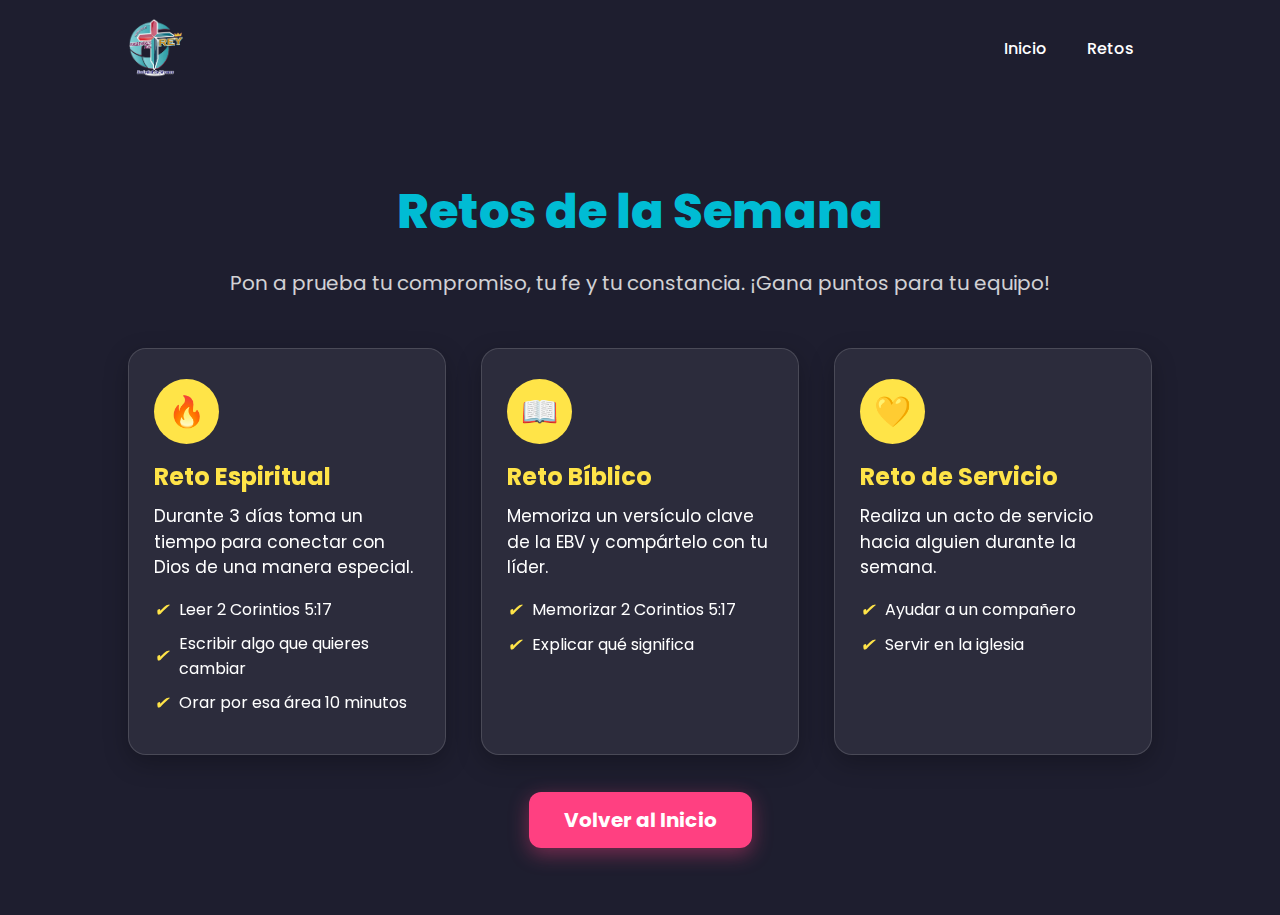
<file: reto.html>
<!DOCTYPE html>
<html lang="es">
<head>
    <meta charset="UTF-8">
    <meta name="viewport" content="width=device-width, initial-scale=1.0">
    <title>Retos • Reinicia tu Vida</title>
    <link rel="stylesheet" href="styles.css">
</head>

<body>

<header>
    <img src="assets/logo.png" alt="Logo">
    <nav class="nav-links">
        <a href="index.html">Inicio</a>
        <a href="reto.html" class="active">Retos</a>
    </nav>
</header>

<section class="retos-container">

    <h1 class="retos-title">Retos de la Semana</h1>
    <p class="retos-sub">Pon a prueba tu compromiso, tu fe y tu constancia. ¡Gana puntos para tu equipo!</p>

    <!-- GRID DE TARJETAS -->
    <div class="retos-grid">

        <!-- TARJETA 1 -->
        <div class="reto-card">
            <div class="reto-icon">🔥</div>
            <h3>Reto Espiritual</h3>
            <p>Durante 3 días toma un tiempo para conectar con Dios de una manera especial.</p>
            <ul class="reto-list">
                <li><i>✔</i> Leer 2 Corintios 5:17</li>
                <li><i>✔</i> Escribir algo que quieres cambiar</li>
                <li><i>✔</i> Orar por esa área 10 minutos</li>
            </ul>
        </div>

        <!-- TARJETA 2 -->
        <div class="reto-card">
            <div class="reto-icon">📖</div>
            <h3>Reto Bíblico</h3>
            <p>Memoriza un versículo clave de la EBV y compártelo con tu líder.</p>
            <ul class="reto-list">
                <li><i>✔</i> Memorizar 2 Corintios 5:17</li>
                <li><i>✔</i> Explicar qué significa</li>
            </ul>
        </div>

        <!-- TARJETA 3 -->
        <div class="reto-card">
            <div class="reto-icon">💛</div>
            <h3>Reto de Servicio</h3>
            <p>Realiza un acto de servicio hacia alguien durante la semana.</p>
            <ul class="reto-list">
                <li><i>✔</i> Ayudar a un compañero</li>
                <li><i>✔</i> Servir en la iglesia</li>
            </ul>
        </div>

    </div>

    <!-- BOTÓN FINAL -->
    <div class="retos-btn-container">
        <a href="index.html" class="retos-btn">Volver al Inicio</a>
    </div>

</section>

</body>
</html>
</file>
<file: styles.css>
/* ===== TIPOGRAFÍA ===== */
@import url('https://fonts.googleapis.com/css2?family=Poppins:wght@300;400;600;700&display=swap');

:root {
    --color-primario: #00bcd4;
    --color-secundario: #ff4081;
    --color-amarillo: #ffe448;
    --color-oscuro: #1e1e2f;
    --color-blanco: #ffffff;
}

/* ===== RESET ===== */
* {
    margin: 0;
    padding: 0;
    box-sizing: border-box;
    font-family: "Poppins", sans-serif;
}

body {
    background: var(--color-oscuro);
    color: var(--color-blanco);
}

/* ===== NAVBAR ===== */
header {
    width: 100%;
    padding: 18px 10%;
    display: flex;
    justify-content: space-between;
    align-items: center;
    background: var(--color-oscuro);
}

header img {
    height: 60px;
}

.nav-links a {
    margin: 0 18px;
    text-decoration: none;
    color: var(--color-blanco);
    font-weight: 500;
}

.nav-links a:hover {
    color: var(--color-secundario);
}

/* ===== HERO ===== */
.hero {
    display: grid;
    grid-template-columns: 1fr 1fr;
    padding: 6% 10%;
    background: linear-gradient(135deg, var(--color-primario), var(--color-secundario));
    align-items: center;
    color: var(--color-oscuro);
}

.hero-text h1 {
    font-size: 55px;
    font-weight: 700;
}

.hero-text h2 {
    background: var(--color-amarillo);
    padding: 8px 18px;
    display: inline-block;
    margin-top: 12px;
    font-weight: 700;
}

.hero-text p {
    margin-top: 20px;
    font-size: 18px;
    width: 85%;
}

.hero-text .btn {
    margin-top: 30px;
    display: inline-block;
    background: var(--color-oscuro);
    color: var(--color-blanco);
    padding: 12px 25px;
    border-radius: 6px;
    text-decoration: none;
    font-weight: bold;
}

.hero-text .btn:hover {
    background: var(--color-amarillo);
    color: var(--color-oscuro);
}

.hero-img img {
    width: 100%;
    border-radius: 12px;
}

/* ===== SECCIÓN DE INFORMACIÓN ===== */
.section {
    padding: 60px 10%;
    text-align: center;
}

.section h2 {
    font-size: 38px;
    font-weight: 700;
    margin-bottom: 20px;
}

.section p {
    width: 70%;
    margin: auto;
    font-size: 18px;
}

.gallery {
    margin-top: 40px;
    display: grid;
    grid-template-columns: repeat(auto-fit, minmax(280px, 1fr));
    gap: 25px;
    padding: 0 10px;
}

.gallery img {
    width: 100%;
    height: 250px;        /* Tamaño uniforme */
    object-fit: cover;    /* Recorta sin deformar */
    border-radius: 15px;
    box-shadow: 0 6px 20px rgba(0,0,0,0.25);
    transition: transform 0.3s;
}

.gallery img:hover {
    transform: scale(1.05);
}


/* ===== FOOTER ===== */
footer {
    padding: 30px;
    text-align: center;
    background: #111;
    margin-top: 60px;
}


/* ======= Sección de Información Estilo Tarjetas ======= */

.info-section {
    padding: 80px 10%;
    text-align: center;
}

.info-title {
    font-size: 48px;
    font-weight: 800;
    color: var(--color-primario);
    margin-bottom: 50px;
    letter-spacing: 1px;
}

.info-grid {
    display: grid;
    grid-template-columns: repeat(auto-fit, minmax(330px, 1fr));
    gap: 40px;
    justify-content: center;
}

.info-card {
    background: #ffffff10;
    padding: 35px 30px;
    border-radius: 20px;
    border: 2px solid #ffffff20;
    backdrop-filter: blur(10px);
    box-shadow: 0 8px 25px rgba(0,0,0,0.2);
    transition: 0.3s ease;
}

.info-card:hover {
    transform: translateY(-10px);
    box-shadow: 0 12px 35px rgba(0,0,0,0.25);
}

.icon-box {
    width: 70px;
    height: 70px;
    background: var(--color-amarillo);
    color: var(--color-primario);
    border-radius: 50%;
    display: flex;
    align-items: center;
    justify-content: center;
    margin: 0 auto 20px;
    font-size: 32px;
    box-shadow: 0 6px 15px rgba(0,0,0,0.2);
}

.info-card h3 {
    font-size: 26px;
    font-weight: 700;
    margin-bottom: 15px;
    color: var(--color-blanco);
}

.info-card p {
    font-size: 17px;
    color: var(--color-blanco);
    line-height: 1.6;
}

.info-list {
    list-style: none;
    padding: 0;
    margin-top: 15px;
    text-align: left;
    font-size: 17px;
    color: var(--color-blanco);
}

.info-list li {
    margin: 10px 0;
    display: flex;
    align-items: center;
    gap: 10px;
}

.info-list i {
    color: var(--color-amarillo);
    font-size: 20px;
}

.video-container {
    width: 100%;
    max-width: 900px;
    margin: 40px auto;
    border-radius: 20px;
    overflow: hidden;
    box-shadow: 0 8px 25px rgba(0,0,0,0.3);

    /* Hace que el video sea totalmente adaptable */
    aspect-ratio: 16 / 9;
}

/* El video ocupa todo el contenedor sin deformarse */
.video-container iframe,
.video-container video {
    width: 100%;
    height: 100%;
    object-fit: cover;
    display: block;
}


.btn-container {
    width: 100%;
    display: flex;
    justify-content: center;
    margin-top: 40px;
}

.btn-retos {
    padding: 18px 40px;
    background: var(--color-accent);
    color: #fff;
    font-size: 22px;
    font-weight: 700;
    text-decoration: none;
    border-radius: 12px;
    box-shadow: 0 6px 20px rgba(0,0,0,0.25);
    transition: 0.3s;
}

.btn-retos:hover {
    transform: scale(1.05);
    background: #4031ff;
}

/* ======== RESPONSIVE PARA TELÉFONOS ======== */
@media (max-width: 600px) {

    .container {
        width: 98%;
    }

    .card {
        padding: 22px 18px;
        margin: 15px 0;
    }

    .card h2 {
        font-size: 22px;
    }

    .card p {
        font-size: 16px;
    }

    .btn-primary {
        width: 90%;
        padding: 14px 0;
        font-size: 18px;
    }

    video {
        border-radius: 12px;
    }

    @media (max-width: 600px) {
    .gallery img {
        height: 300px; /* Más grandes en celular */
    }
}

}
/* ------------------------------
   ESTILOS PARA LA PÁGINA DE RETO
   ------------------------------ */

/* Título de la página */
/* =========================================
   STYLES PARA PÁGINA DE RETO - VERSIÓN BONITA
   Paleta basada en el logo (vino / celeste / dorado)
   ========================================= */

/* --- Tipografía --- */
/* ======= PALETA ======= */
:root {
    --primario: #00bcd4;
    --secundario: #ff4081;
    --amarillo: #ffe448;
    --oscuro: #1e1e2f;
    --blanco: #ffffff;
}

/* ======= CONTENEDOR GENERAL ======= */
.retos-container {
    padding: 80px 10%;
    text-align: center;
}

/* ======= TITULO ======= */
.retos-title {
    font-size: 48px;
    font-weight: 800;
    color: var(--primario);
    margin-bottom: 20px;
}

.retos-sub {
    font-size: 20px;
    color: var(--blanco);
    opacity: .8;
    margin-bottom: 50px;
}

/* ======= GRID ======= */
.retos-grid {
    display: grid;
    grid-template-columns: repeat(auto-fit, minmax(280px, 1fr));
    gap: 35px;
}

/* ======= TARJETA ======= */
.reto-card {
    background: #ffffff10;
    border-radius: 18px;
    padding: 30px 25px;
    backdrop-filter: blur(10px);
    border: 1px solid #ffffff25;
    box-shadow: 0 8px 25px rgba(0,0,0,0.25);
    transition: .3s ease;
    text-align: left;
}

.reto-card:hover {
    transform: translateY(-10px);
    box-shadow: 0 15px 35px rgba(0,0,0,0.35);
}

/* ICONO */
.reto-icon {
    width: 65px;
    height: 65px;
    background: var(--amarillo);
    border-radius: 50%;
    display: flex;
    align-items: center;
    justify-content: center;
    color: var(--primario);
    font-size: 30px;
    font-weight: 700;
    margin-bottom: 15px;
}

/* TITULO TARJETA */
.reto-card h3 {
    font-size: 24px;
    font-weight: 700;
    margin-bottom: 10px;
    color: var(--amarillo);
}

/* TEXTO */
.reto-card p {
    font-size: 17px;
    color: var(--blanco);
    line-height: 1.5;
}

/* LISTA */
.reto-list {
    margin-top: 15px;
    padding-left: 0;
    list-style: none;
}

.reto-list li {
    margin: 8px 0;
    display: flex;
    gap: 10px;
    align-items: center;
    color: var(--blanco);
}

.reto-list i {
    color: var(--amarillo);
    font-size: 18px;
}

/* ======= BOTÓN ======= */
.retos-btn-container {
    margin-top: 50px;
}

.retos-btn {
    padding: 14px 35px;
    background: var(--secundario);
    color: var(--blanco);
    font-size: 20px;
    font-weight: 700;
    text-decoration: none;
    border-radius: 12px;
    transition: .3s ease;
    box-shadow: 0 6px 20px rgba(255,64,129,0.4);
}

.retos-btn:hover {
    transform: scale(1.07);
    background: var(--primario);
}
</file>
